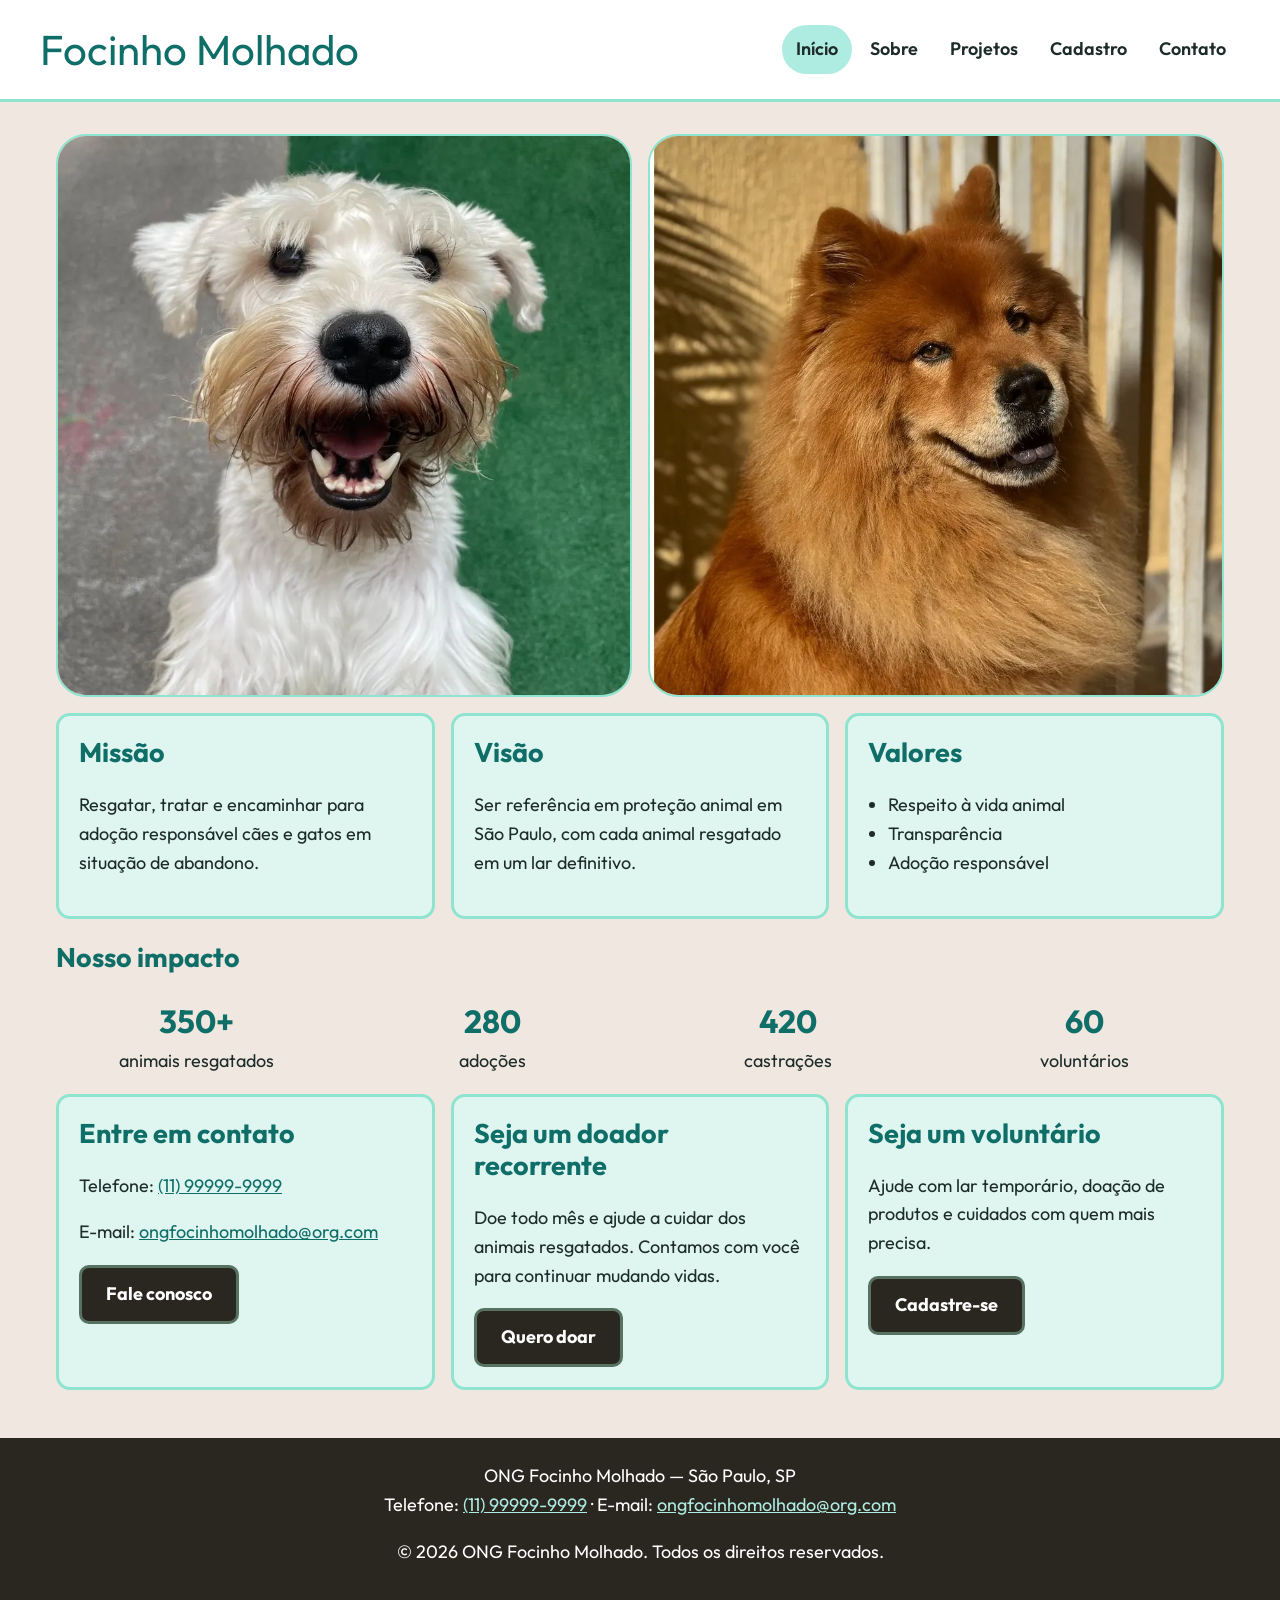
<file: index.html>
<!DOCTYPE html>
<html lang="pt-BR">
<head>
  <meta charset="UTF-8">
  <meta name="viewport" content="width=device-width, initial-scale=1.0">
  <meta name="description" content="ONG Focinho Molhado: resgate, cuidado e adoção de cães e gatos em São Paulo. Conheça nossa missão, seja voluntário ou doador.">
  <title>Início | ONG Focinho Molhado</title>
  <link rel="preconnect" href="https://fonts.googleapis.com">
  <link rel="preconnect" href="https://fonts.gstatic.com" crossorigin>
  <link href="https://fonts.googleapis.com/css2?family=Outfit:wght@400;600;700&amp;display=swap" rel="stylesheet">
  <link rel="stylesheet" href="css/style.css">
</head>
<body>
  <a class="pular" href="#conteudo">Pular para o conteúdo</a>

  <header>
    <p class="logo"><a href="index.html">Focinho Molhado</a></p>
    <nav aria-label="Menu principal">
      <ul>
        <li><a href="index.html" aria-current="page">Início</a></li>
        <li><a href="sobre.html">Sobre</a></li>
        <li><a href="projetos.html">Projetos</a></li>
        <li><a href="cadastro.html">Cadastro</a></li>
        <li><a href="contato.html">Contato</a></li>
      </ul>
    </nav>
  </header>

  <main id="conteudo">

    <section class="banner">
      <h1 class="oculto">Focinho Molhado: resgate e amor para quem mais precisa</h1>
      <div class="fotos">
      <picture>
        <source srcset="img/inicio_3.webp" type="image/webp">
        <img src="img/inicio_3.jpg" alt="Cachorro branco sorrindo, resgatado pela ONG" width="900" height="880">
      </picture>
      <picture>
        <source srcset="img/simba_2.webp" type="image/webp">
        <img src="img/simba_2.jpg" alt="Simba, cachorro caramelo adotado pela ONG" width="900" height="880">
      </picture>
      </div>
    </section>

    <section class="cards" aria-label="Quem somos">
      <article class="card">
        <h2>Missão</h2>
        <p>Resgatar, tratar e encaminhar para adoção responsável cães e gatos em situação de abandono.</p>
      </article>
      <article class="card">
        <h2>Visão</h2>
        <p>Ser referência em proteção animal em São Paulo, com cada animal resgatado em um lar definitivo.</p>
      </article>
      <article class="card">
        <h2>Valores</h2>
        <ul class="lista-valores">
          <li>Respeito à vida animal</li>
          <li>Transparência</li>
          <li>Adoção responsável</li>
        </ul>
      </article>
    </section>

    <section>
      <h2>Nosso impacto</h2>
      <ul class="indicadores">
        <li><strong>350+</strong> animais resgatados</li>
        <li><strong>280</strong> adoções</li>
        <li><strong>420</strong> castrações</li>
        <li><strong>60</strong> voluntários</li>
      </ul>
    </section>

    <section class="cards" aria-label="Como ajudar">
      <article class="card">
        <h2>Entre em contato</h2>
        <p>Telefone: <a href="tel:+5511999999999">(11) 99999-9999</a></p>
        <p>E-mail: <a href="mailto:ongfocinhomolhado@org.com">ongfocinhomolhado@org.com</a></p>
        <a class="botao" href="contato.html">Fale conosco</a>
      </article>
      <article class="card">
        <h2>Seja um doador recorrente</h2>
        <p>Doe todo mês e ajude a cuidar dos animais resgatados. Contamos com você para continuar mudando vidas.</p>
        <a class="botao" href="projetos.html#doar">Quero doar</a>
      </article>
      <article class="card">
        <h2>Seja um voluntário</h2>
        <p>Ajude com lar temporário, doação de produtos e cuidados com quem mais precisa.</p>
        <a class="botao" href="cadastro.html">Cadastre-se</a>
      </article>
    </section>
  </main>

  <footer>
    <address>
      ONG Focinho Molhado — São Paulo, SP<br>
      Telefone: <a href="tel:+5511999999999">(11) 99999-9999</a> ·
      E-mail: <a href="mailto:ongfocinhomolhado@org.com">ongfocinhomolhado@org.com</a>
    </address>
    <p>&copy; 2026 ONG Focinho Molhado. Todos os direitos reservados.</p>
  </footer>

</body>
</html>
</file>
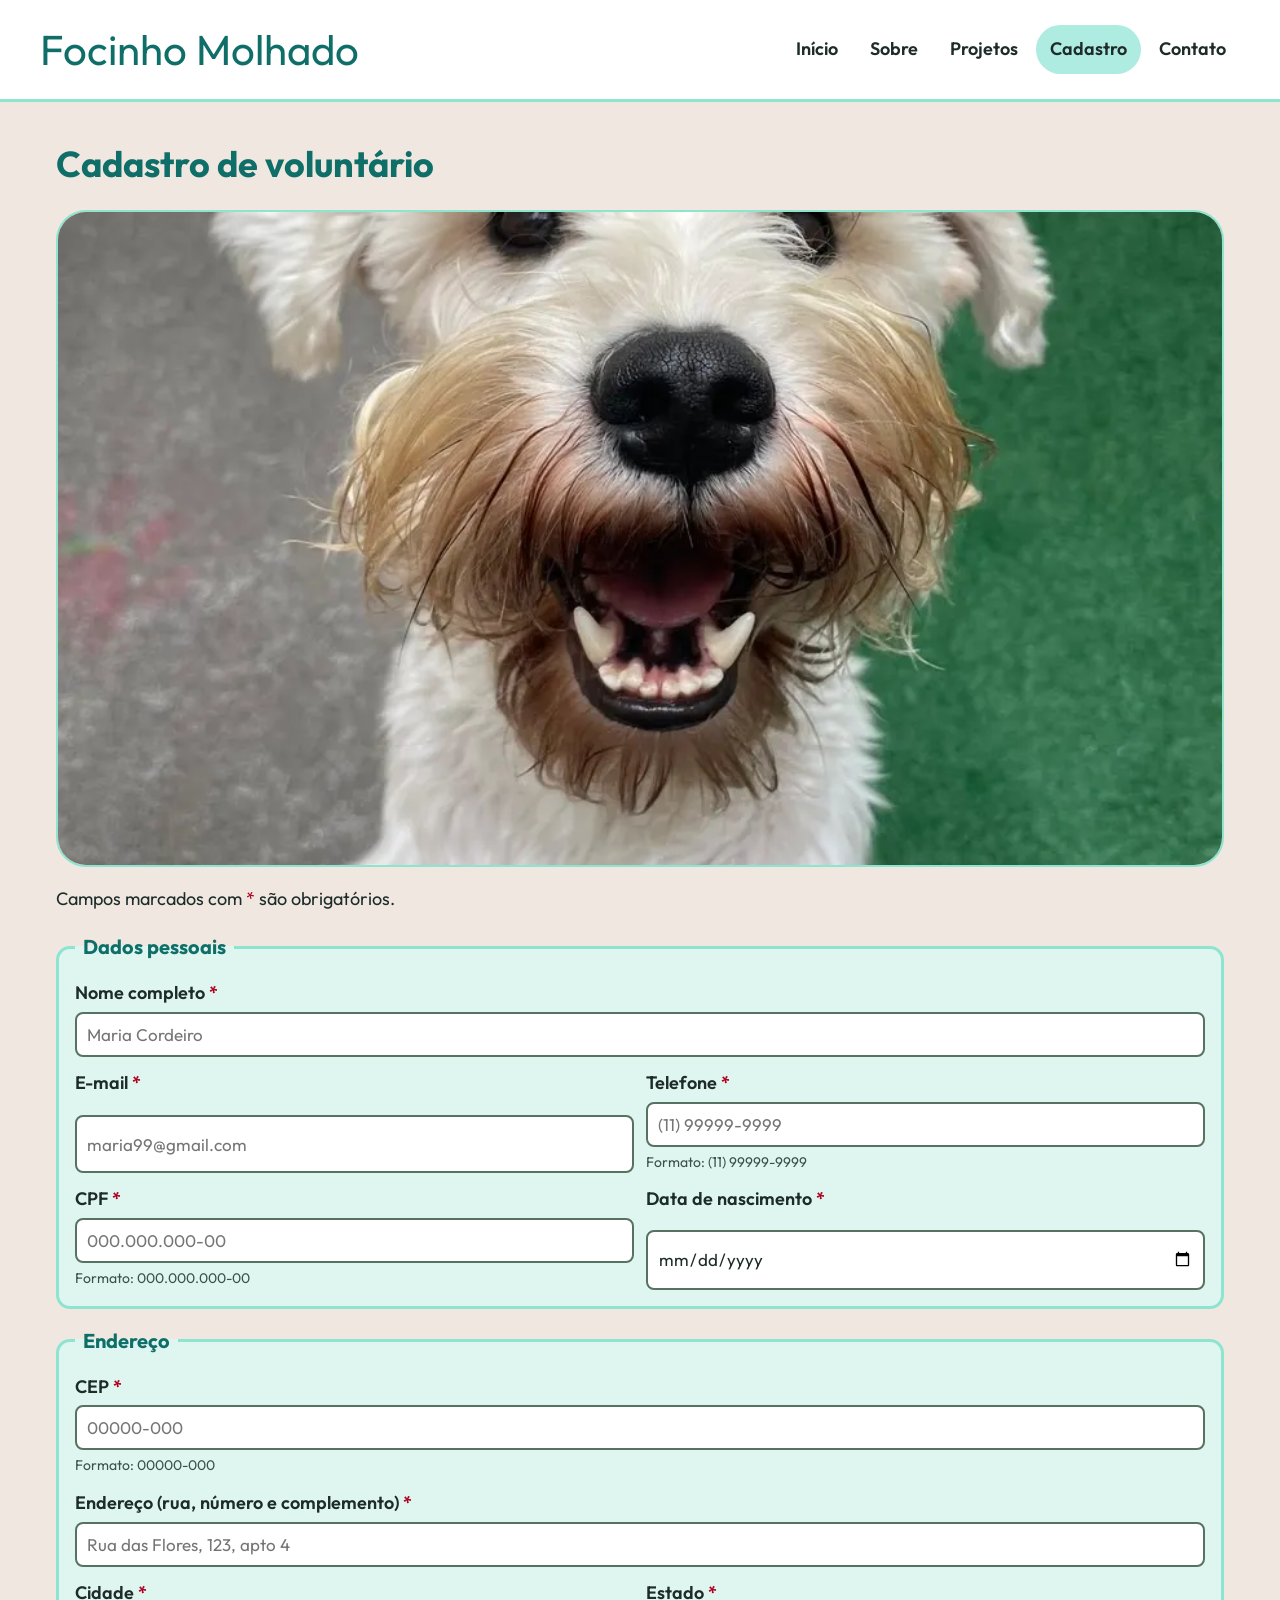
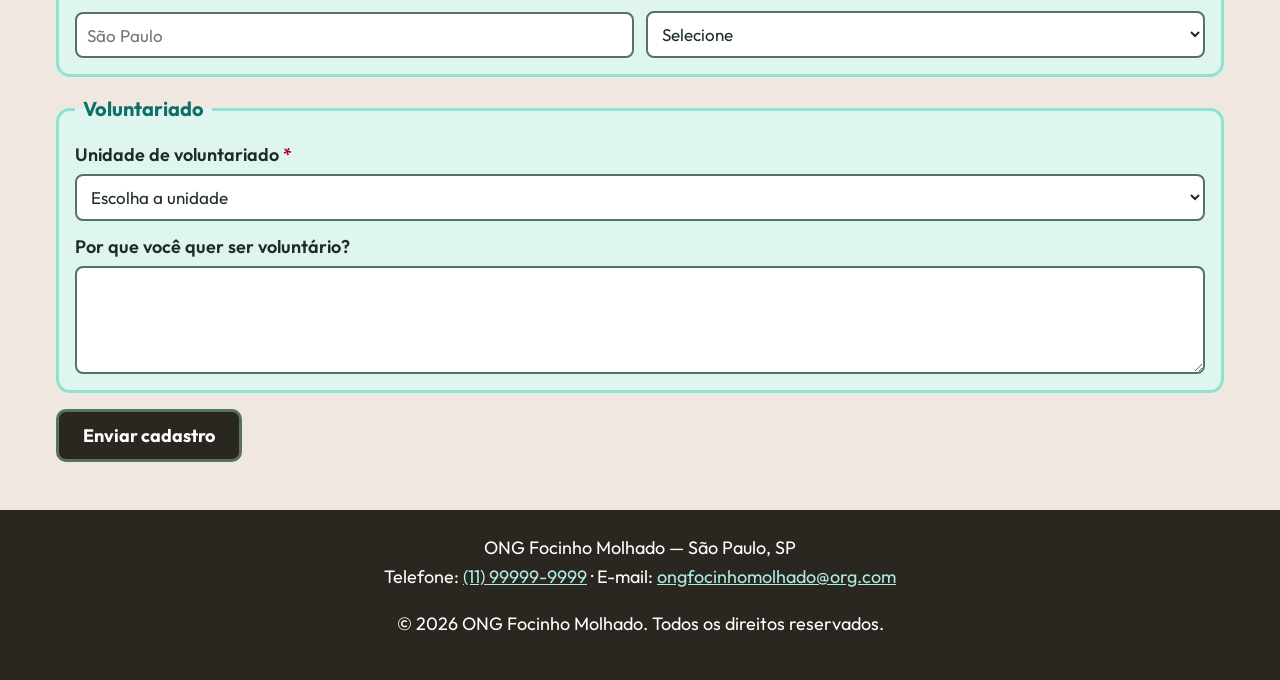
<file: cadastro.html>
<!DOCTYPE html>
<html lang="pt-BR">
<head>
  <meta charset="UTF-8">
  <meta name="viewport" content="width=device-width, initial-scale=1.0">
  <meta name="description" content="Cadastre-se como voluntário da ONG Focinho Molhado.">
  <title>Cadastro | ONG Focinho Molhado</title>
  <link rel="preconnect" href="https://fonts.googleapis.com">
  <link rel="preconnect" href="https://fonts.gstatic.com" crossorigin>
  <link href="https://fonts.googleapis.com/css2?family=Outfit:wght@400;600;700&amp;display=swap" rel="stylesheet">
  <link rel="stylesheet" href="css/style.css">
</head>
<body>
  <a class="pular" href="#conteudo">Pular para o conteúdo</a>

  <header>
    <p class="logo"><a href="index.html">Focinho Molhado</a></p>
    <nav aria-label="Menu principal">
      <ul>
        <li><a href="index.html">Início</a></li>
        <li><a href="sobre.html">Sobre</a></li>
        <li><a href="projetos.html">Projetos</a></li>
        <li><a href="cadastro.html" aria-current="page">Cadastro</a></li>
        <li><a href="contato.html">Contato</a></li>
      </ul>
    </nav>
  </header>

  <main id="conteudo">

    <h1>Cadastro de voluntário</h1>

    <figure class="foto-pagina">
      <picture>
        <source srcset="img/inicio_3.webp" type="image/webp">
        <img src="img/inicio_3.jpg" alt="Cachorro branco sorrindo, esperando por voluntários" width="900" height="880">
      </picture>
    </figure>

    <p>Campos marcados com <span class="obrigatorio" aria-hidden="true">*</span> são obrigatórios.</p>

    <form action="#" method="post">
      <fieldset>
        <legend>Dados pessoais</legend>

        <div class="campo">
          <label for="nome">Nome completo <span class="obrigatorio" aria-hidden="true">*</span></label>
          <input type="text" id="nome" name="nome" autocomplete="name" minlength="3" maxlength="100" placeholder="Maria Cordeiro" required>
        </div>

        <div class="linha-2">
          <div class="campo">
            <label for="email">E-mail <span class="obrigatorio" aria-hidden="true">*</span></label>
            <input type="email" id="email" name="email" autocomplete="email" placeholder="maria99@gmail.com" required>
          </div>
          <div class="campo">
            <label for="telefone">Telefone <span class="obrigatorio" aria-hidden="true">*</span></label>
            <input type="tel" id="telefone" name="telefone" autocomplete="tel" inputmode="numeric" data-mascara="telefone" placeholder="(11) 99999-9999" pattern="\(\d{2}\) \d{4,5}-\d{4}" aria-describedby="dica-telefone" required>
            <span id="dica-telefone" class="dica">Formato: (11) 99999-9999</span>
          </div>
        </div>

        <div class="linha-2">
          <div class="campo">
            <label for="cpf">CPF <span class="obrigatorio" aria-hidden="true">*</span></label>
            <input type="text" id="cpf" name="cpf" inputmode="numeric" data-mascara="cpf" placeholder="000.000.000-00" pattern="\d{3}\.\d{3}\.\d{3}-\d{2}" aria-describedby="dica-cpf" required>
            <span id="dica-cpf" class="dica">Formato: 000.000.000-00</span>
          </div>
          <div class="campo">
            <label for="nascimento">Data de nascimento <span class="obrigatorio" aria-hidden="true">*</span></label>
            <input type="date" id="nascimento" name="nascimento" autocomplete="bday" min="1900-01-01" max="2010-12-31" required>
          </div>
        </div>
      </fieldset>

      <fieldset>
        <legend>Endereço</legend>

        <div class="campo">
          <label for="cep">CEP <span class="obrigatorio" aria-hidden="true">*</span></label>
          <input type="text" id="cep" name="cep" autocomplete="postal-code" inputmode="numeric" data-mascara="cep" placeholder="00000-000" pattern="\d{5}-\d{3}" aria-describedby="dica-cep" required>
          <span id="dica-cep" class="dica">Formato: 00000-000</span>
        </div>

        <div class="campo">
          <label for="endereco">Endereço (rua, número e complemento) <span class="obrigatorio" aria-hidden="true">*</span></label>
          <input type="text" id="endereco" name="endereco" autocomplete="address-line1" placeholder="Rua das Flores, 123, apto 4" required>
        </div>

        <div class="linha-2">
          <div class="campo">
            <label for="cidade">Cidade <span class="obrigatorio" aria-hidden="true">*</span></label>
            <input type="text" id="cidade" name="cidade" autocomplete="address-level2" placeholder="São Paulo" required>
          </div>
          <div class="campo">
            <label for="estado">Estado <span class="obrigatorio" aria-hidden="true">*</span></label>
            <select id="estado" name="estado" autocomplete="address-level1" required>
              <option value="">Selecione</option>
              <option value="AC">AC</option>
              <option value="AL">AL</option>
              <option value="AP">AP</option>
              <option value="AM">AM</option>
              <option value="BA">BA</option>
              <option value="CE">CE</option>
              <option value="DF">DF</option>
              <option value="ES">ES</option>
              <option value="GO">GO</option>
              <option value="MA">MA</option>
              <option value="MT">MT</option>
              <option value="MS">MS</option>
              <option value="MG">MG</option>
              <option value="PA">PA</option>
              <option value="PB">PB</option>
              <option value="PR">PR</option>
              <option value="PE">PE</option>
              <option value="PI">PI</option>
              <option value="RJ">RJ</option>
              <option value="RN">RN</option>
              <option value="RS">RS</option>
              <option value="RO">RO</option>
              <option value="RR">RR</option>
              <option value="SC">SC</option>
              <option value="SP">SP</option>
              <option value="SE">SE</option>
              <option value="TO">TO</option>
            </select>
          </div>
        </div>
      </fieldset>

      <fieldset>
        <legend>Voluntariado</legend>

        <div class="campo">
          <label for="unidade">Unidade de voluntariado <span class="obrigatorio" aria-hidden="true">*</span></label>
          <select id="unidade" name="unidade" required>
            <option value="">Escolha a unidade</option>
            <option value="sp1">Unidade SP 1</option>
            <option value="sp2">Unidade SP 2</option>
            <option value="sp3">Unidade SP 3</option>
          </select>
        </div>

        <div class="campo">
          <label for="mensagem">Por que você quer ser voluntário?</label>
          <textarea id="mensagem" name="mensagem" rows="4" maxlength="500"></textarea>
        </div>
      </fieldset>

      <div>
        <button type="submit" class="botao">Enviar cadastro</button>
      </div>
    </form>
  </main>

  <footer>
    <address>
      ONG Focinho Molhado — São Paulo, SP<br>
      Telefone: <a href="tel:+5511999999999">(11) 99999-9999</a> ·
      E-mail: <a href="mailto:ongfocinhomolhado@org.com">ongfocinhomolhado@org.com</a>
    </address>
    <p>&copy; 2026 ONG Focinho Molhado. Todos os direitos reservados.</p>
  </footer>

  <script src="js/mascaras.js"></script>
</body>
</html>
</file>
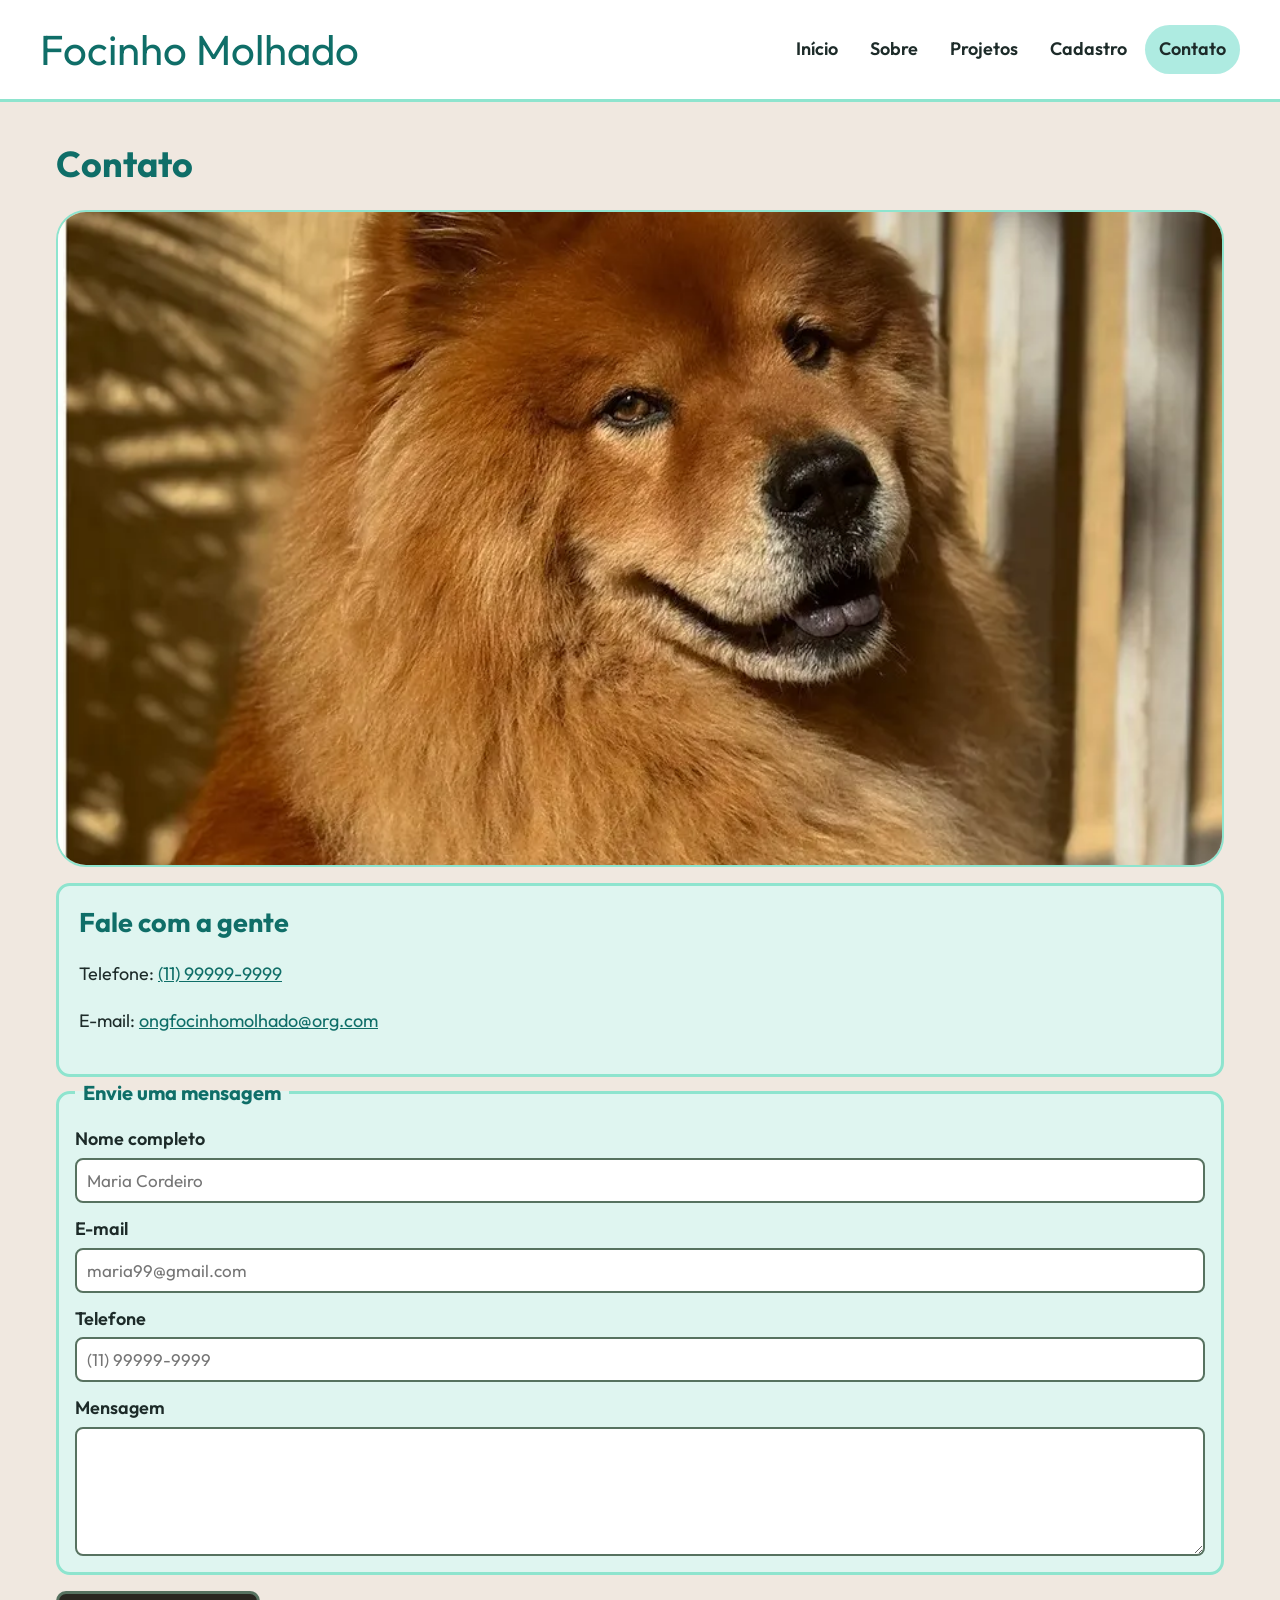
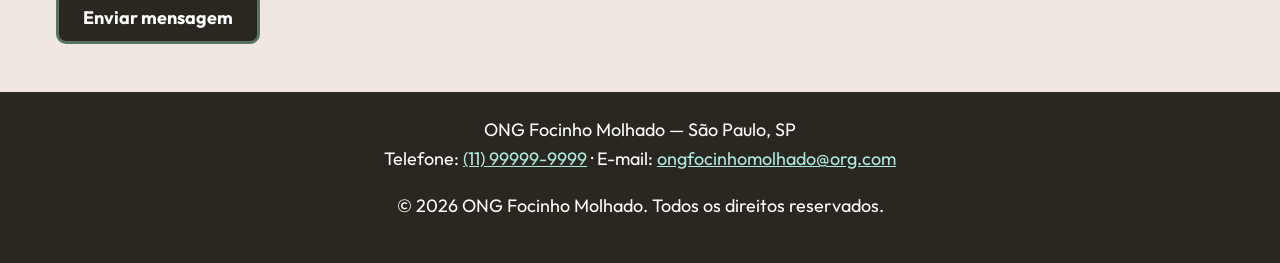
<file: contato.html>
<!DOCTYPE html>
<html lang="pt-BR">
<head>
  <meta charset="UTF-8">
  <meta name="viewport" content="width=device-width, initial-scale=1.0">
  <meta name="description" content="Fale com a ONG Focinho Molhado: telefone, e-mail e formulário de contato.">
  <title>Contato | ONG Focinho Molhado</title>
  <link rel="preconnect" href="https://fonts.googleapis.com">
  <link rel="preconnect" href="https://fonts.gstatic.com" crossorigin>
  <link href="https://fonts.googleapis.com/css2?family=Outfit:wght@400;600;700&amp;display=swap" rel="stylesheet">
  <link rel="stylesheet" href="css/style.css">
</head>
<body>
  <a class="pular" href="#conteudo">Pular para o conteúdo</a>

  <header>
    <p class="logo"><a href="index.html">Focinho Molhado</a></p>
    <nav aria-label="Menu principal">
      <ul>
        <li><a href="index.html">Início</a></li>
        <li><a href="sobre.html">Sobre</a></li>
        <li><a href="projetos.html">Projetos</a></li>
        <li><a href="cadastro.html">Cadastro</a></li>
        <li><a href="contato.html" aria-current="page">Contato</a></li>
      </ul>
    </nav>
  </header>

  <main id="conteudo">

    <h1>Contato</h1>

    <figure class="foto-pagina">
      <picture>
        <source srcset="img/simba_2.webp" type="image/webp">
        <img src="img/simba_2.jpg" alt="Simba, cachorro caramelo, olhando para a câmera" width="900" height="880">
      </picture>
    </figure>

    <section class="card">
      <h2>Fale com a gente</h2>
      <p>Telefone: <a href="tel:+5511999999999">(11) 99999-9999</a></p>
      <p>E-mail: <a href="mailto:ongfocinhomolhado@org.com">ongfocinhomolhado@org.com</a></p>
    </section>

    <form action="#" method="post">
      <fieldset>
        <legend>Envie uma mensagem</legend>

        <div class="campo">
          <label for="nome">Nome completo</label>
          <input type="text" id="nome" name="nome" autocomplete="name" placeholder="Maria Cordeiro" required>
        </div>
        <div class="campo">
          <label for="email">E-mail</label>
          <input type="email" id="email" name="email" autocomplete="email" placeholder="maria99@gmail.com" required>
        </div>
        <div class="campo">
          <label for="telefone">Telefone</label>
          <input type="tel" id="telefone" name="telefone" autocomplete="tel" inputmode="numeric" data-mascara="telefone" placeholder="(11) 99999-9999" pattern="\(\d{2}\) \d{4,5}-\d{4}">
        </div>
        <div class="campo">
          <label for="mensagem">Mensagem</label>
          <textarea id="mensagem" name="mensagem" rows="5" required></textarea>
        </div>
      </fieldset>

      <div>
        <button type="submit" class="botao">Enviar mensagem</button>
      </div>
    </form>
  </main>

  <footer>
    <address>
      ONG Focinho Molhado — São Paulo, SP<br>
      Telefone: <a href="tel:+5511999999999">(11) 99999-9999</a> ·
      E-mail: <a href="mailto:ongfocinhomolhado@org.com">ongfocinhomolhado@org.com</a>
    </address>
    <p>&copy; 2026 ONG Focinho Molhado. Todos os direitos reservados.</p>
  </footer>

  <script src="js/mascaras.js"></script>
</body>
</html>
</file>
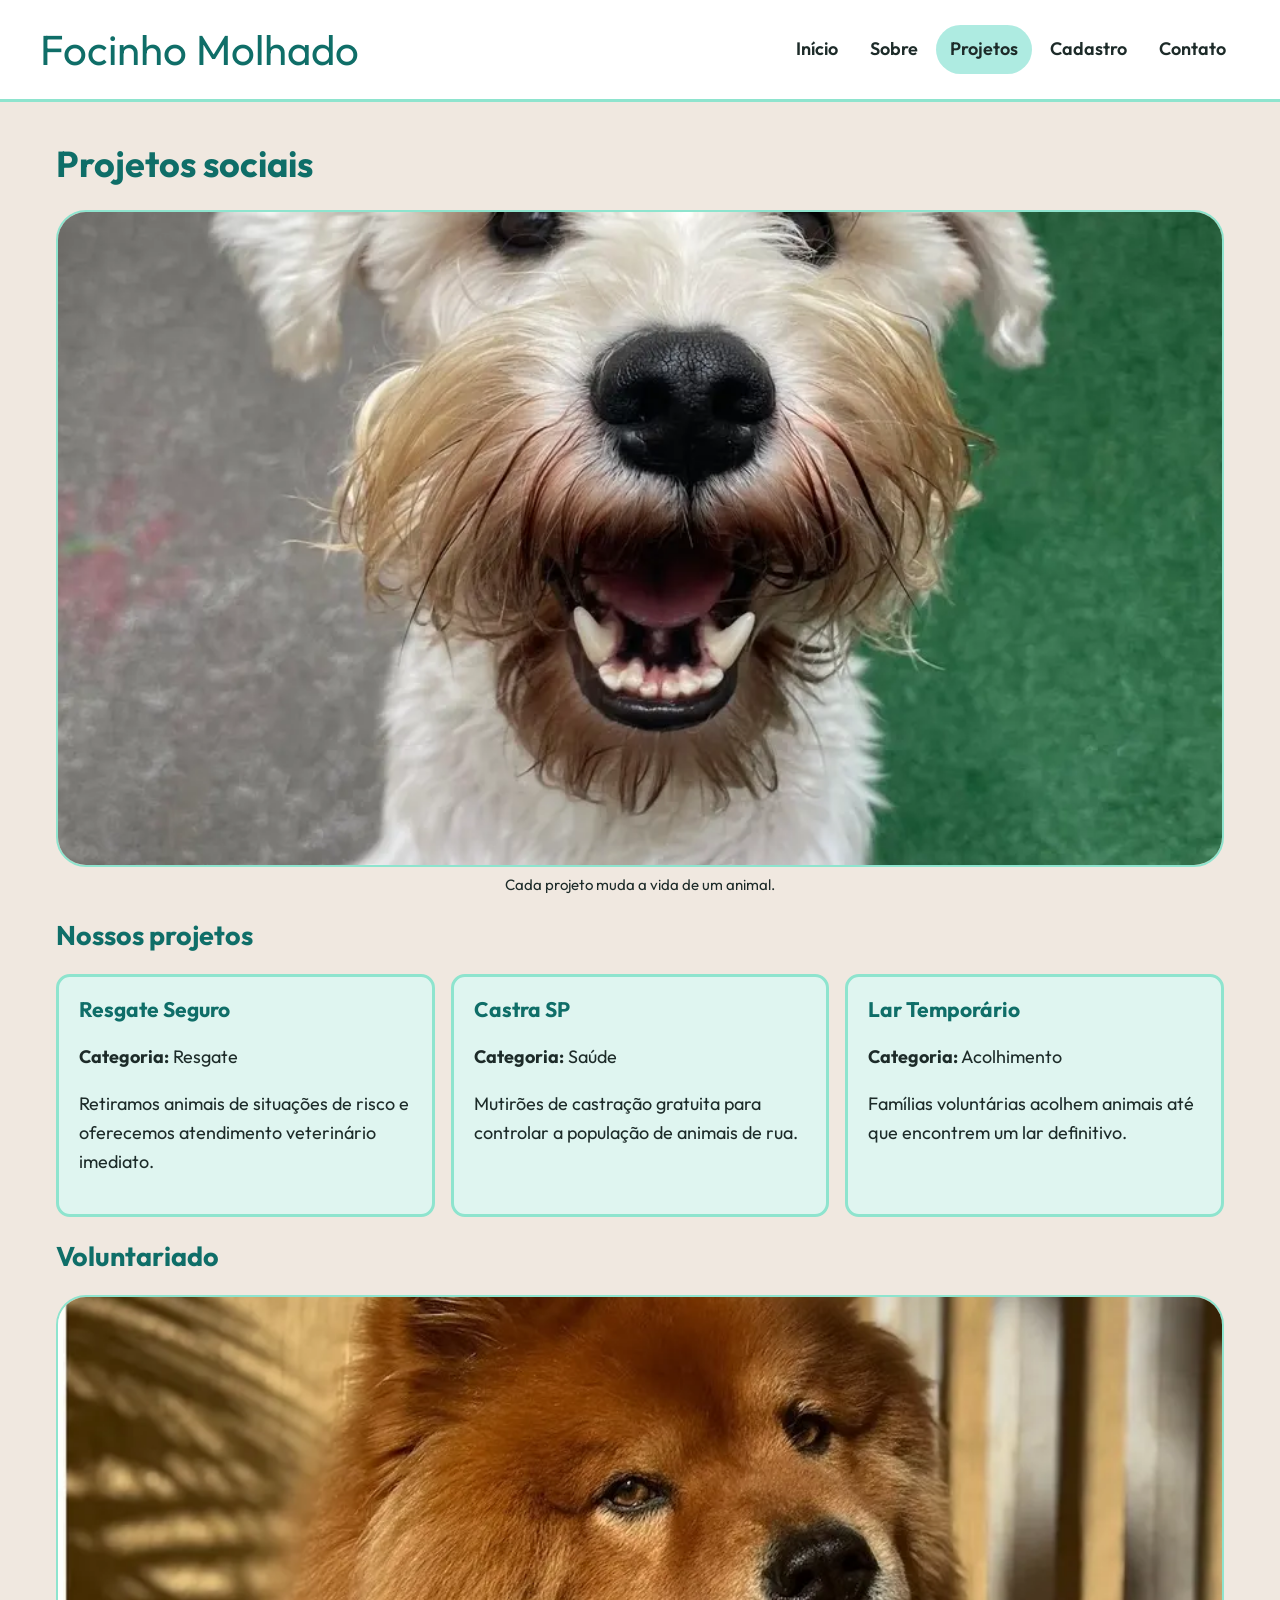
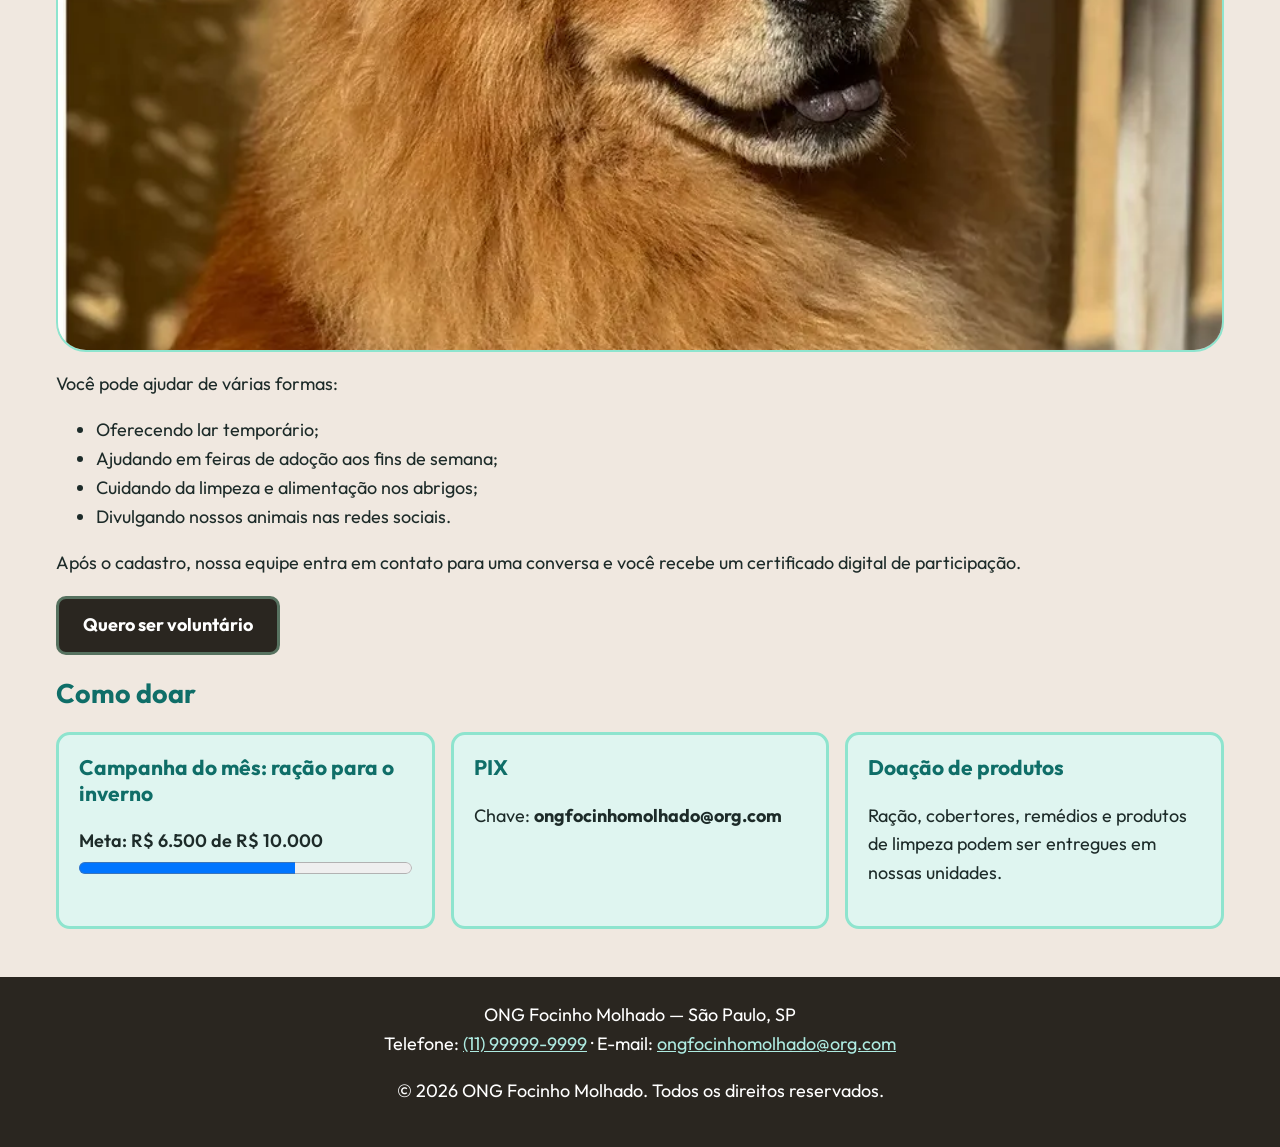
<file: projetos.html>
<!DOCTYPE html>
<html lang="pt-BR">
<head>
  <meta charset="UTF-8">
  <meta name="viewport" content="width=device-width, initial-scale=1.0">
  <meta name="description" content="Projetos sociais da ONG Focinho Molhado: resgate, castração e lar temporário. Saiba como ser voluntário e como doar.">
  <title>Projetos | ONG Focinho Molhado</title>
  <link rel="preconnect" href="https://fonts.googleapis.com">
  <link rel="preconnect" href="https://fonts.gstatic.com" crossorigin>
  <link href="https://fonts.googleapis.com/css2?family=Outfit:wght@400;600;700&amp;display=swap" rel="stylesheet">
  <link rel="stylesheet" href="css/style.css">
</head>
<body>
  <a class="pular" href="#conteudo">Pular para o conteúdo</a>

  <header>
    <p class="logo"><a href="index.html">Focinho Molhado</a></p>
    <nav aria-label="Menu principal">
      <ul>
        <li><a href="index.html">Início</a></li>
        <li><a href="sobre.html">Sobre</a></li>
        <li><a href="projetos.html" aria-current="page">Projetos</a></li>
        <li><a href="cadastro.html">Cadastro</a></li>
        <li><a href="contato.html">Contato</a></li>
      </ul>
    </nav>
  </header>

  <main id="conteudo">

    <h1>Projetos sociais</h1>

    <figure class="foto-pagina">
      <picture>
        <source srcset="img/inicio_3.webp" type="image/webp">
        <img src="img/inicio_3.jpg" alt="Cachorro branco sorrindo após ser resgatado" width="900" height="880">
      </picture>
      <figcaption>Cada projeto muda a vida de um animal.</figcaption>
    </figure>

    <section>
      <h2>Nossos projetos</h2>
      <div class="cards">
        <article class="card">
          <h3>Resgate Seguro</h3>
          <p><strong>Categoria:</strong> Resgate</p>
          <p>Retiramos animais de situações de risco e oferecemos atendimento veterinário imediato.</p>
        </article>
        <article class="card">
          <h3>Castra SP</h3>
          <p><strong>Categoria:</strong> Saúde</p>
          <p>Mutirões de castração gratuita para controlar a população de animais de rua.</p>
        </article>
        <article class="card">
          <h3>Lar Temporário</h3>
          <p><strong>Categoria:</strong> Acolhimento</p>
          <p>Famílias voluntárias acolhem animais até que encontrem um lar definitivo.</p>
        </article>
      </div>
    </section>

    <section id="voluntariado">
      <h2>Voluntariado</h2>
    <figure class="foto-pagina">
      <picture>
        <source srcset="img/simba_2.webp" type="image/webp">
        <img src="img/simba_2.jpg" alt="Voluntária brincando com Simba, cachorro caramelo" width="900" height="880" loading="lazy">
      </picture>
    </figure>
      <p>Você pode ajudar de várias formas:</p>
      <ul>
        <li>Oferecendo lar temporário;</li>
        <li>Ajudando em feiras de adoção aos fins de semana;</li>
        <li>Cuidando da limpeza e alimentação nos abrigos;</li>
        <li>Divulgando nossos animais nas redes sociais.</li>
      </ul>
      <p>Após o cadastro, nossa equipe entra em contato para uma conversa e você recebe um certificado digital de participação.</p>
      <a class="botao" href="cadastro.html">Quero ser voluntário</a>
    </section>

    <section id="doar">
      <h2>Como doar</h2>
      <div class="cards">
        <article class="card">
          <h3>Campanha do mês: ração para o inverno</h3>
          <label for="meta">Meta: R$ 6.500 de R$ 10.000</label>
          <progress id="meta" class="progresso" max="10000" value="6500">65%</progress>
        </article>
        <article class="card">
          <h3>PIX</h3>
          <p>Chave: <strong>ongfocinhomolhado@org.com</strong></p>
        </article>
        <article class="card">
          <h3>Doação de produtos</h3>
          <p>Ração, cobertores, remédios e produtos de limpeza podem ser entregues em nossas unidades.</p>
        </article>
      </div>
    </section>
  </main>

  <footer>
    <address>
      ONG Focinho Molhado — São Paulo, SP<br>
      Telefone: <a href="tel:+5511999999999">(11) 99999-9999</a> ·
      E-mail: <a href="mailto:ongfocinhomolhado@org.com">ongfocinhomolhado@org.com</a>
    </address>
    <p>&copy; 2026 ONG Focinho Molhado. Todos os direitos reservados.</p>
  </footer>

</body>
</html>
</file>
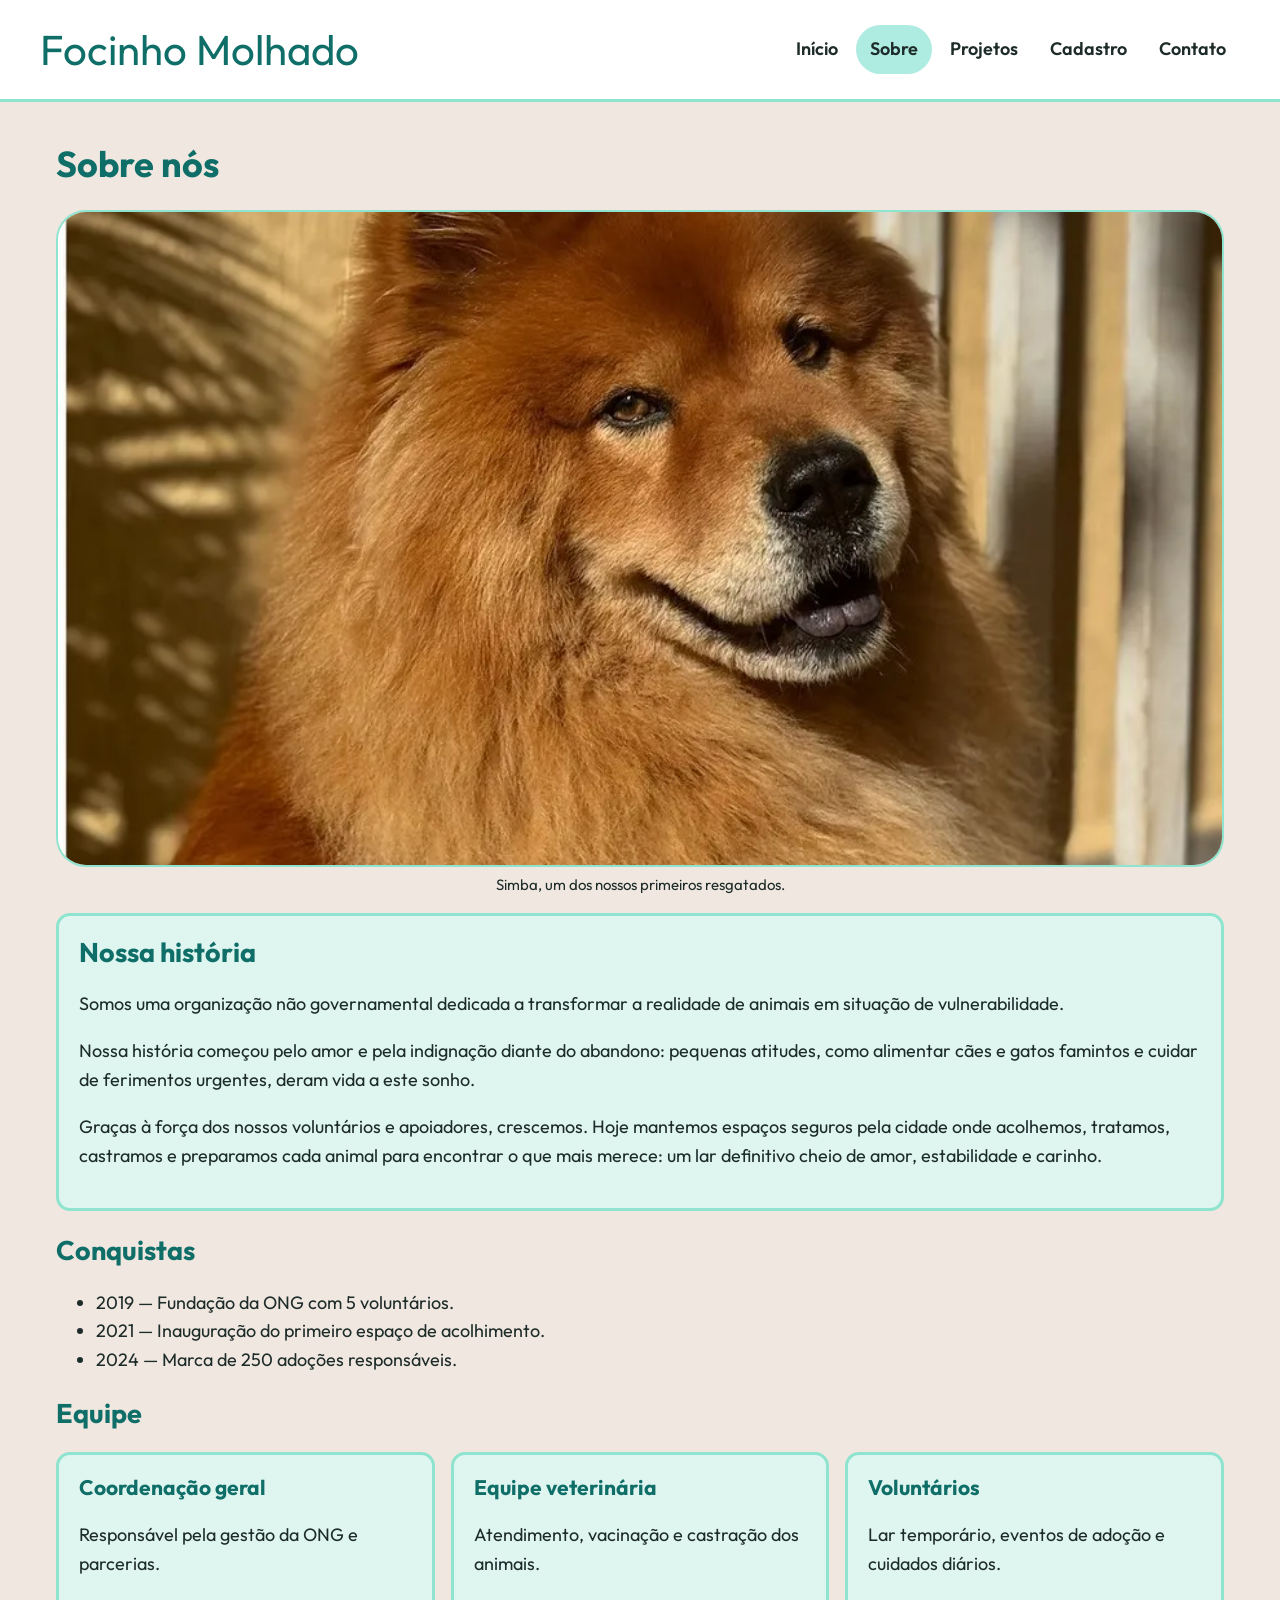
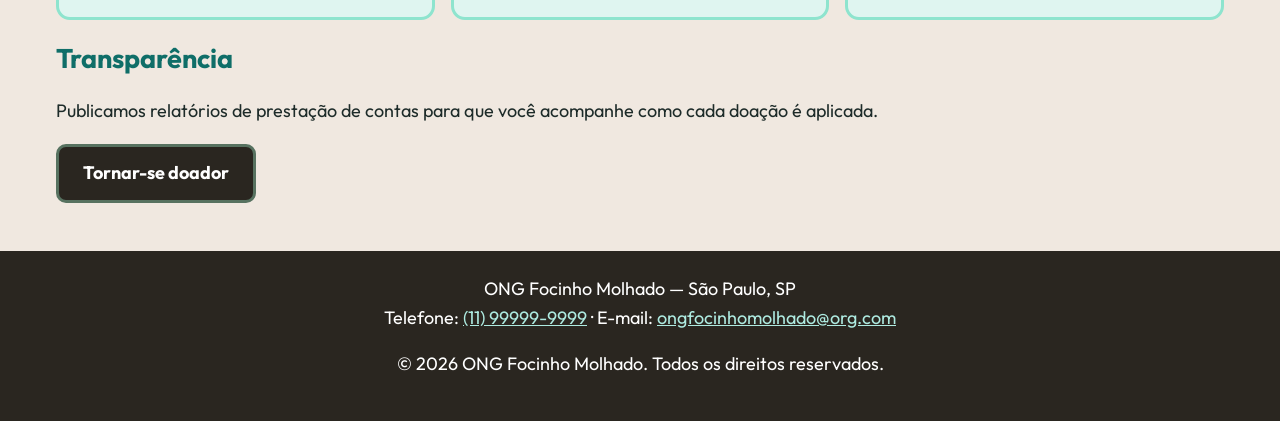
<file: sobre.html>
<!DOCTYPE html>
<html lang="pt-BR">
<head>
  <meta charset="UTF-8">
  <meta name="viewport" content="width=device-width, initial-scale=1.0">
  <meta name="description" content="Conheça a história, as conquistas e a equipe da ONG Focinho Molhado.">
  <title>Sobre nós | ONG Focinho Molhado</title>
  <link rel="preconnect" href="https://fonts.googleapis.com">
  <link rel="preconnect" href="https://fonts.gstatic.com" crossorigin>
  <link href="https://fonts.googleapis.com/css2?family=Outfit:wght@400;600;700&amp;display=swap" rel="stylesheet">
  <link rel="stylesheet" href="css/style.css">
</head>
<body>
  <a class="pular" href="#conteudo">Pular para o conteúdo</a>

  <header>
    <p class="logo"><a href="index.html">Focinho Molhado</a></p>
    <nav aria-label="Menu principal">
      <ul>
        <li><a href="index.html">Início</a></li>
        <li><a href="sobre.html" aria-current="page">Sobre</a></li>
        <li><a href="projetos.html">Projetos</a></li>
        <li><a href="cadastro.html">Cadastro</a></li>
        <li><a href="contato.html">Contato</a></li>
      </ul>
    </nav>
  </header>

  <main id="conteudo">

    <h1>Sobre nós</h1>

    <figure class="foto-pagina">
      <picture>
        <source srcset="img/simba_2.webp" type="image/webp">
        <img src="img/simba_2.jpg" alt="Simba, cachorro caramelo, um dos primeiros resgatados da ONG" width="900" height="880" loading="lazy">
      </picture>
      <figcaption>Simba, um dos nossos primeiros resgatados.</figcaption>
    </figure>

    <section class="card">
      <h2>Nossa história</h2>
      <p>Somos uma organização não governamental dedicada a transformar a realidade de animais em situação de vulnerabilidade.</p>
      <p>Nossa história começou pelo amor e pela indignação diante do abandono: pequenas atitudes, como alimentar cães e gatos famintos e cuidar de ferimentos urgentes, deram vida a este sonho.</p>
      <p>Graças à força dos nossos voluntários e apoiadores, crescemos. Hoje mantemos espaços seguros pela cidade onde acolhemos, tratamos, castramos e preparamos cada animal para encontrar o que mais merece: um lar definitivo cheio de amor, estabilidade e carinho.</p>
    </section>

    <section>
      <h2>Conquistas</h2>
      <ul>
        <li>2019 — Fundação da ONG com 5 voluntários.</li>
        <li>2021 — Inauguração do primeiro espaço de acolhimento.</li>
        <li>2024 — Marca de 250 adoções responsáveis.</li>
      </ul>
    </section>

    <section>
      <h2>Equipe</h2>
      <div class="cards">
        <article class="card">
          <h3>Coordenação geral</h3>
          <p>Responsável pela gestão da ONG e parcerias.</p>
        </article>
        <article class="card">
          <h3>Equipe veterinária</h3>
          <p>Atendimento, vacinação e castração dos animais.</p>
        </article>
        <article class="card">
          <h3>Voluntários</h3>
          <p>Lar temporário, eventos de adoção e cuidados diários.</p>
        </article>
      </div>
    </section>

    <section>
      <h2>Transparência</h2>
      <p>Publicamos relatórios de prestação de contas para que você acompanhe como cada doação é aplicada.</p>
      <a class="botao" href="projetos.html#doar">Tornar-se doador</a>
    </section>
  </main>

  <footer>
    <address>
      ONG Focinho Molhado — São Paulo, SP<br>
      Telefone: <a href="tel:+5511999999999">(11) 99999-9999</a> ·
      E-mail: <a href="mailto:ongfocinhomolhado@org.com">ongfocinhomolhado@org.com</a>
    </address>
    <p>&copy; 2026 ONG Focinho Molhado. Todos os direitos reservados.</p>
  </footer>

</body>
</html>
</file>
<file: css/style.css>
/* ==========================================================
   Focinho Molhado — folha de estilo principal
   Abordagem mobile-first
   Breakpoints: 600px (tablet) e 992px (desktop)
   ========================================================== */

/* ---------- Variáveis (sistema de design) ---------- */
:root {
  --cor-fundo: #f0e8e0;
  --cor-card: #dff5f0;
  --cor-borda: #8ee4ce;
  --cor-texto: #1d2b29;
  --cor-titulo: #0f6e68;
  --cor-botao: #2a2620;
  --cor-botao-hover: #0f6e68;
  --cor-destaque: #aeebe1;
  --raio: 14px;
  --espaco: 16px;
  --fonte: "Outfit", Arial, sans-serif;
}

/* ---------- Base ---------- */
* {
  box-sizing: border-box;
}

body {
  margin: 0;
  background-color: var(--cor-fundo);
  color: var(--cor-texto);
  font-family: var(--fonte);
  font-size: 18px;
  line-height: 1.6;
}

img {
  display: block;
  max-width: 100%;
  height: auto;
}

h1, h2, h3 {
  color: var(--cor-titulo);
  line-height: 1.2;
}

a {
  color: var(--cor-titulo);
}

/* Foco visível para navegação por teclado */
a:focus-visible,
button:focus-visible,
input:focus-visible,
select:focus-visible,
textarea:focus-visible {
  outline: 3px solid #e07b00;
  outline-offset: 2px;
}

/* Link "pular para o conteúdo" (leitores de tela / teclado) */
.pular {
  position: absolute;
  left: -9999px;
  top: 0;
  background: var(--cor-botao);
  color: #fff;
  padding: 8px 16px;
  z-index: 10;
}
.pular:focus {
  left: 8px;
}

/* ---------- Cabeçalho e menu ---------- */
header {
  background-color: #fff;
  padding: 8px var(--espaco);
  text-align: center;
  border-bottom: 3px solid var(--cor-borda);
}

.logo {
  margin: 8px 0;
  font-size: 32px;
  color: var(--cor-titulo);
}

.logo a {
  text-decoration: none;
  color: inherit;
}

nav ul {
  list-style: none;
  margin: 0;
  padding: 0;
  display: flex;
  flex-wrap: wrap;
  justify-content: center;
  gap: 4px;
}

nav a {
  display: inline-block;
  padding: 10px 14px;
  color: var(--cor-texto);
  text-decoration: none;
  font-weight: 600;
  border-radius: 100px;
}

nav a:hover,
nav a[aria-current="page"] {
  background-color: var(--cor-destaque);
  color: var(--cor-texto);
}

/* ---------- Conteúdo principal ---------- */
main {
  max-width: 1200px;
  margin: 0 auto;
  padding: var(--espaco);
}

.banner h2 {
  text-align: center;
  font-size: 28px;
}

.fotos {
  display: grid;
  grid-template-columns: 1fr;          /* celular: uma embaixo da outra */
  gap: var(--espaco);
  margin: var(--espaco) 0;
}

.fotos img,
.foto-pagina img {
  width: 100%;
  border: 2px solid var(--cor-borda);
  border-radius: 30px;
  object-fit: cover;
  aspect-ratio: 16 / 9;
}

.foto-pagina {
  margin: var(--espaco) 0;
}

/* Fotos da página inicial: maiores, mostrando a imagem inteira */
.banner .fotos img {
  aspect-ratio: auto;
}

/* Esconde da tela, mas mantém para leitores de tela e SEO */
.oculto {
  position: absolute;
  width: 1px;
  height: 1px;
  padding: 0;
  margin: -1px;
  overflow: hidden;
  clip: rect(0, 0, 0, 0);
  white-space: nowrap;
  border: 0;
}

figcaption {
  font-size: 15px;
  text-align: center;
  margin-top: 6px;
}

/* Cards */
.cards {
  display: grid;
  grid-template-columns: 1fr;
  gap: var(--espaco);
}

.card {
  padding: 20px;
  border: 3px solid var(--cor-borda);
  border-radius: var(--raio);
  background-color: var(--cor-card);
}

.card h2,
.card h3 {
  margin-top: 0;
}

/* Botões (links com aparência de botão) */
.botao {
  display: inline-block;
  background-color: var(--cor-botao);
  color: #fff;
  font-family: var(--fonte);
  font-size: 18px;
  font-weight: bold;
  text-decoration: none;
  text-align: center;
  padding: 12px 24px;
  border: 3px solid #577260;
  border-radius: 10px;
  cursor: pointer;
  max-width: 100%;
}

.botao:hover {
  background-color: var(--cor-botao-hover);
}

/* Valores e indicadores */
.lista-valores {
  padding-left: 20px;
}

.indicadores {
  display: grid;
  grid-template-columns: repeat(2, 1fr);
  gap: var(--espaco);
  list-style: none;
  padding: 0;
  text-align: center;
}

.indicadores strong {
  display: block;
  font-size: 32px;
  color: var(--cor-titulo);
}

/* Barra de progresso da campanha */
.progresso {
  width: 100%;
  height: 24px;
}

/* ---------- Formulários ---------- */
form {
  display: grid;
  gap: var(--espaco);
}

fieldset {
  border: 3px solid var(--cor-borda);
  border-radius: var(--raio);
  background-color: var(--cor-card);
  padding: var(--espaco);
  margin: 0;
  display: grid;
  gap: 12px;
}

legend {
  font-weight: bold;
  font-size: 20px;
  color: var(--cor-titulo);
  padding: 0 8px;
}

.campo {
  display: grid;
  gap: 4px;
}

label {
  font-weight: 600;
}

input,
select,
textarea {
  width: 100%;
  font-family: var(--fonte);
  font-size: 17px;
  padding: 10px;
  border: 2px solid #577260;
  border-radius: 8px;
  background-color: #fff;
  color: var(--cor-texto);
}

input:user-invalid,
select:user-invalid {
  border-color: #b00020;
}

.dica {
  font-size: 14px;
  color: #3d4f4c;
}

.obrigatorio {
  color: #b00020;
}

/* ---------- Rodapé ---------- */
footer {
  background-color: var(--cor-botao);
  color: #fff;
  text-align: center;
  padding: 24px var(--espaco);
  margin-top: 32px;
}

footer a {
  color: var(--cor-destaque);
}

footer address {
  font-style: normal;
}

/* ==========================================================
   Tablet (a partir de 600px)
   ========================================================== */
@media (min-width: 600px) {
  .logo {
    font-size: 38px;
  }

  .fotos {
    grid-template-columns: 1fr 1fr;
  }

  .cards {
    grid-template-columns: 1fr 1fr;
  }

  .indicadores {
    grid-template-columns: repeat(4, 1fr);
  }

  .linha-2 {
    display: grid;
    grid-template-columns: 1fr 1fr;
    gap: 12px;
  }
}

/* ==========================================================
   Desktop (a partir de 992px)
   ========================================================== */
@media (min-width: 992px) {
  header {
    display: flex;
    align-items: center;
    justify-content: space-between;
    padding: 8px 40px;
  }

  .logo {
    font-size: 42px;
  }

  .cards {
    grid-template-columns: repeat(3, 1fr);
  }

  .linha-3 {
    display: grid;
    grid-template-columns: 2fr 1fr 1fr;
    gap: 12px;
  }
}
</file>
